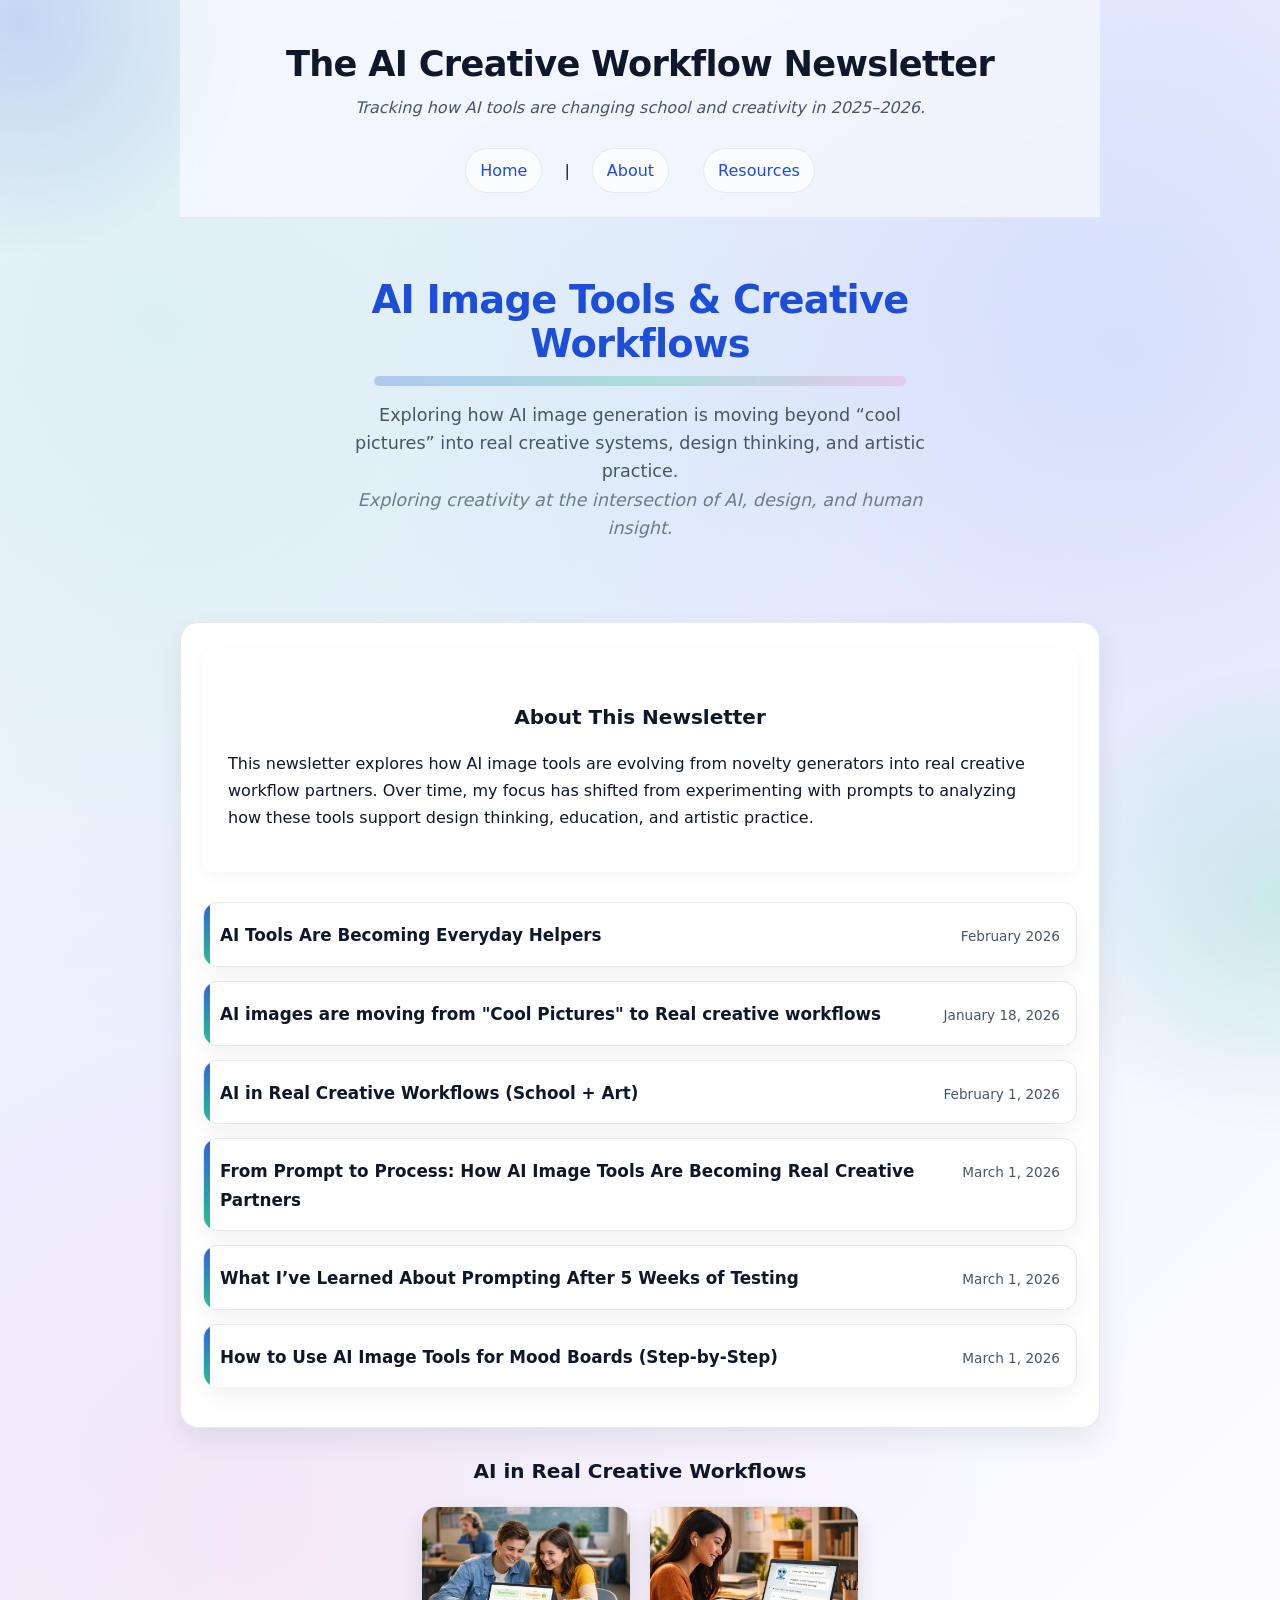
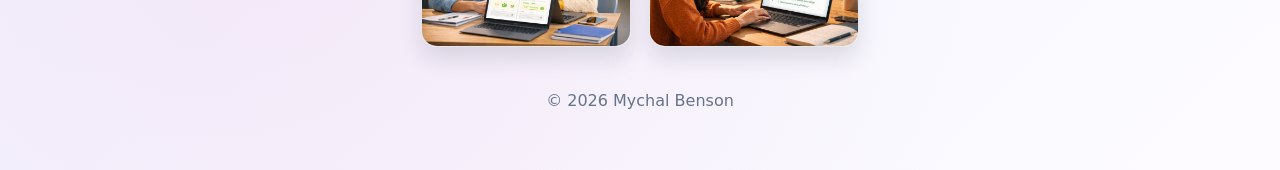
<file: index.html>
<!DOCTYPE html>
<html lang="en">
    <style>
  .image-grid {
    display: flex;
    justify-content: center;
    gap: 25px;
    margin-top: 20px;
  }

  .image-grid img {
    width: 200px;
    border-radius: 15px;
    box-shadow: 0 6px 16px rgba(0,0,0,0.25);
  }
</style>

<head>
    <meta charset="UTF-8">
    <meta name="viewport" content="width=device-width, initial-scale=1.0">
    <title>AI image tools are moving from "Cool pictures" to real creative workflows</title>
    <link rel="stylesheet" href="style.css">
</head>
<body>
    <header>
        <h1>The AI Creative Workflow Newsletter</h1>
<p><em>Tracking how AI tools are changing school and creativity in 2025–2026.</em></p>

        <nav>
            <a href="index.html">Home</a> |
            <a href="about.html">About</a>
            <a href="resources.html">Resources</a>
        </nav>
    </header>
<section class="hero">
  <h1>AI Image Tools & Creative Workflows</h1>
  <p>
    Exploring how AI image generation is moving beyond “cool pictures”
    into real creative systems, design thinking, and artistic practice.
  </p>
    <p class="tagline">Exploring creativity at the intersection of AI, design, and human insight.</p>
</section>
    <main><section class="newsletter-intro">
  <h2>About This Newsletter</h2>
  <p>
    This newsletter explores how AI image tools are evolving from novelty generators 
    into real creative workflow partners. Over time, my focus has shifted from 
    experimenting with prompts to analyzing how these tools support design thinking, 
    education, and artistic practice.
  </p>
</section>
        <!-- Keep this structure exactly for the CAH 205 dashboard scraper -->
        <ul class="post-list">
<li>
  <a href="posts/post3.html">AI Tools Are Becoming Everyday Helpers</a>
  <span class="date">February 2026</span>
</li>

            <li>
                <a href="ai-images-real-creative-workflows-jan18-2026.html">
                    AI images are moving from "Cool Pictures" to Real creative workflows
                </a>
                <span class="date">January 18, 2026</span>
            </li>
<li>
 <a href="ai-creative-workflows.html">
  AI in Real Creative Workflows (School + Art)
</a>
<span class="date">February 1, 2026</span>

</li>
<li>
  <a href="capstone-ai-workflow.html">
    From Prompt to Process: How AI Image Tools Are Becoming Real Creative Partners
  </a>
  <span class="date">March 1, 2026</span>
</li><li>
  <a href="prompting-update-march2026.html">
    What I’ve Learned About Prompting After 5 Weeks of Testing
  </a>
  <span class="date">March 1, 2026</span>
</li>

<li>
  <a href="ai-moodboard-tutorial.html">
    How to Use AI Image Tools for Mood Boards (Step-by-Step)
  </a>
  <span class="date">March 1, 2026</span>
</li>
        </ul>
    </main>
<section class="ai-images">
  <h2>AI in Real Creative Workflows</h2>

  <div class="image-grid">
   <img src="ChatGPT%20Image%20Feb%201,%202026,%2009_03_57%20PM.png" 
     alt="Artist using AI to create digital artwork">

<img src="Engaged%20in%20research%20with%20AI%20assistance.png" 
     alt="Student using AI chatbot for research and ideas">

  </div>
</section>

    <footer>
        <p>&copy; 2026 Mychal Benson</p>
    </footer>
</body>
</html>
</file>
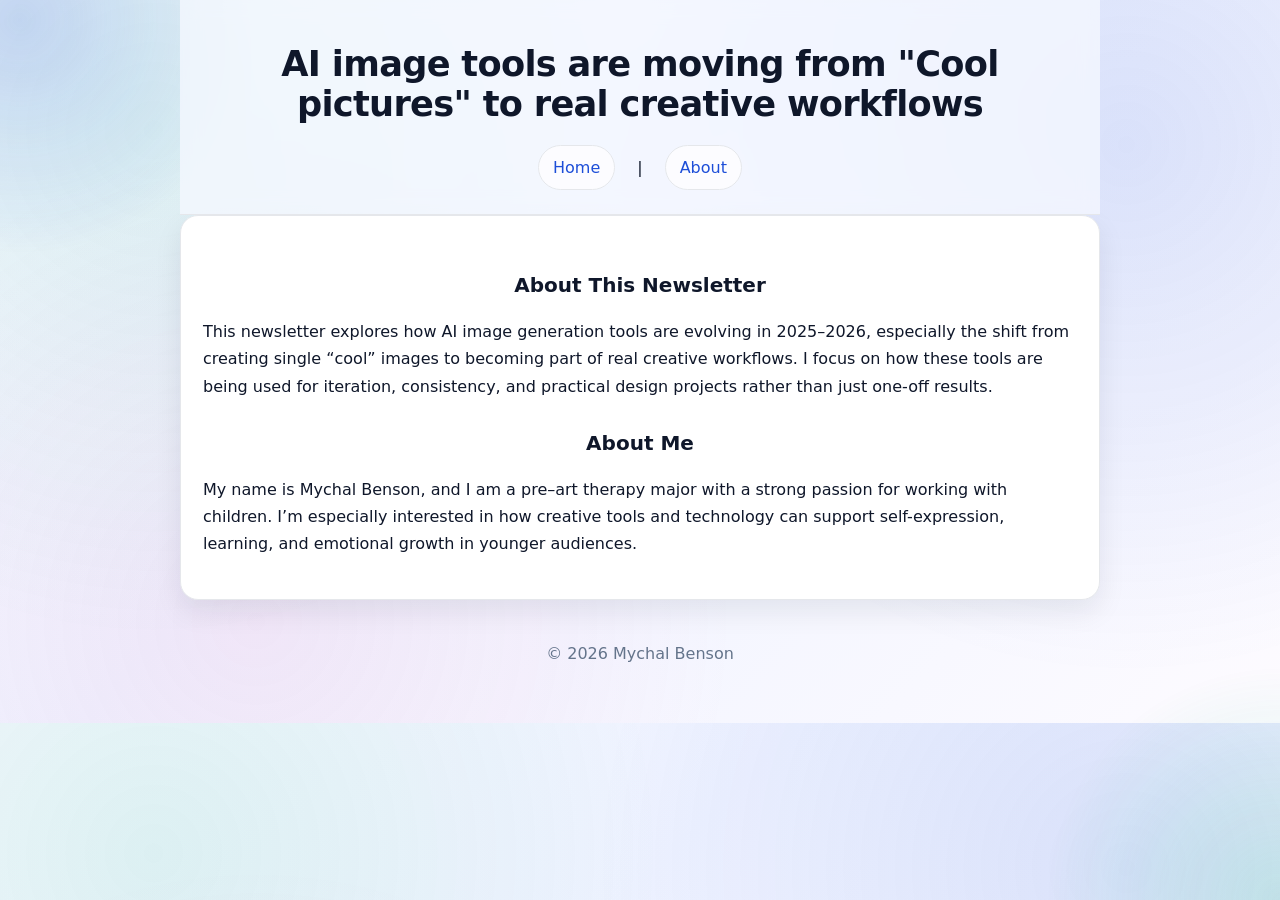
<file: about.html>
<!DOCTYPE html>
<html lang="en">
<head>
    <meta charset="UTF-8">
    <meta name="viewport" content="width=device-width, initial-scale=1.0">
    <title>About - AI image tools are moving from "Cool pictures" to real creative workflows</title>
    <link rel="stylesheet" href="style.css">
</head>
<body>
    <header>
        <h1>AI image tools are moving from "Cool pictures" to real creative workflows</h1>
        <nav>
            <a href="index.html">Home</a> |
            <a href="about.html">About</a>
        </nav>
    </header>

    <main>
        <h2>About This Newsletter</h2>
        <p>
            This newsletter explores how AI image generation tools are evolving in 2025–2026, especially the shift from creating single “cool” images to becoming part of real creative workflows. I focus on how these tools are being used for iteration, consistency, and practical design projects rather than just one-off results.
        </p>

        <h2>About Me</h2>
        <p>
            My name is Mychal Benson, and I am a pre–art therapy major with a strong passion for working with children. I’m especially interested in how creative tools and technology can support self-expression, learning, and emotional growth in younger audiences.
        </p>
    </main>

    <footer>
        <p>&copy; 2026 Mychal Benson</p>
    </footer>
</body>
</html>
</file>
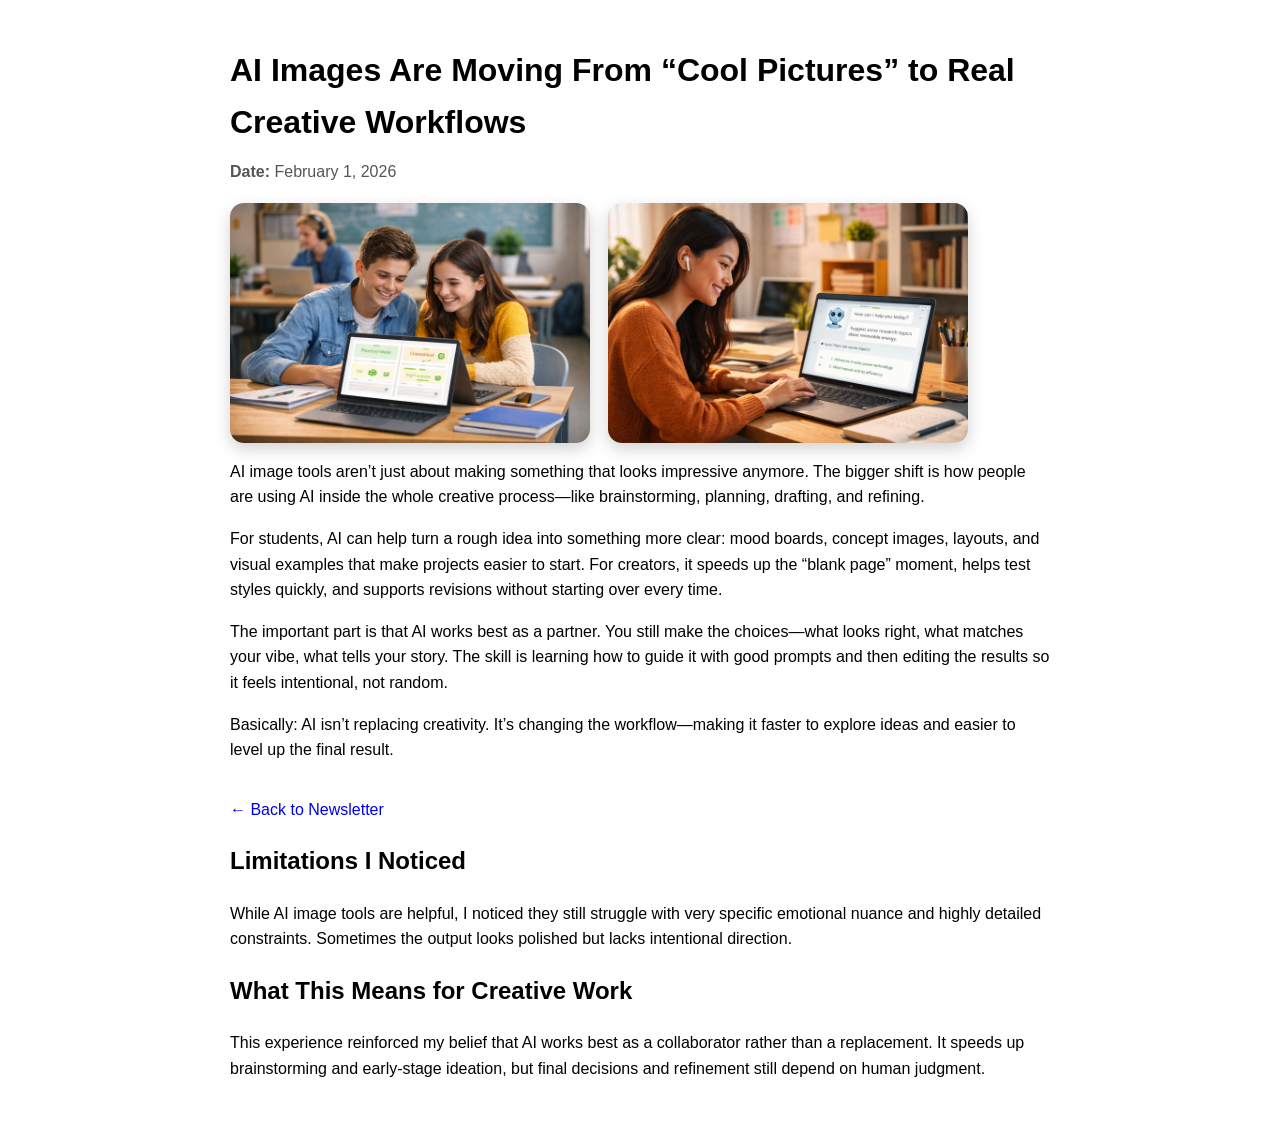
<file: ai-creative-workflows.html>
<!DOCTYPE html>
<html lang="en">
<head>
  <meta charset="UTF-8" />
  <meta name="viewport" content="width=device-width, initial-scale=1.0"/>
  <title>AI Images Are Moving From “Cool Pictures” to Real Creative Workflows</title>
  <style>
    body{
      font-family: Arial, sans-serif;
      max-width: 820px;
      margin: 0 auto;
      padding: 24px;
      line-height: 1.6;
    }
    .meta{ color:#555; margin-top: -10px; }
    .hero{
      display:flex;
      gap:18px;
      flex-wrap:wrap;
      margin: 18px 0 10px;
      align-items:flex-start;
    }
    .hero img{
      width: 100%;
      max-width: 360px;
      border-radius: 14px;
      box-shadow: 0 6px 16px rgba(0,0,0,0.18);
    }
    a { text-decoration: none; }
    a:hover { text-decoration: underline; }
    .back { display:inline-block; margin-top: 18px; }
  </style>
</head>
<body>

  <h1>AI Images Are Moving From “Cool Pictures” to Real Creative Workflows</h1>
  <p class="meta"><strong>Date:</strong> February 1, 2026</p>

  <div class="hero">
    <img src="ChatGPT%20Image%20Feb%201,%202026,%2009_03_57%20PM.png" alt="AI assisted digital creation">
    <img src="Engaged%20in%20research%20with%20AI%20assistance.png" alt="Research with AI assistance">
  </div>

  <p>
    AI image tools aren’t just about making something that looks impressive anymore. The bigger shift is how people
    are using AI inside the whole creative process—like brainstorming, planning, drafting, and refining.
  </p>

  <p>
    For students, AI can help turn a rough idea into something more clear: mood boards, concept images, layouts,
    and visual examples that make projects easier to start. For creators, it speeds up the “blank page” moment,
    helps test styles quickly, and supports revisions without starting over every time.
  </p>

  <p>
    The important part is that AI works best as a partner. You still make the choices—what looks right, what matches
    your vibe, what tells your story. The skill is learning how to guide it with good prompts and then editing the
    results so it feels intentional, not random.
  </p>

  <p>
    Basically: AI isn’t replacing creativity. It’s changing the workflow—making it faster to explore ideas and easier
    to level up the final result.
  </p>

  <a class="back" href="index.html">← Back to Newsletter</a>
<h2>Limitations I Noticed</h2>
<p>
While AI image tools are helpful, I noticed they still struggle with very specific emotional nuance and highly detailed constraints. Sometimes the output looks polished but lacks intentional direction.
</p>

<h2>What This Means for Creative Work</h2>
<p>
This experience reinforced my belief that AI works best as a collaborator rather than a replacement. It speeds up brainstorming and early-stage ideation, but final decisions and refinement still depend on human judgment.
</p>
</body>
</html>
</file>
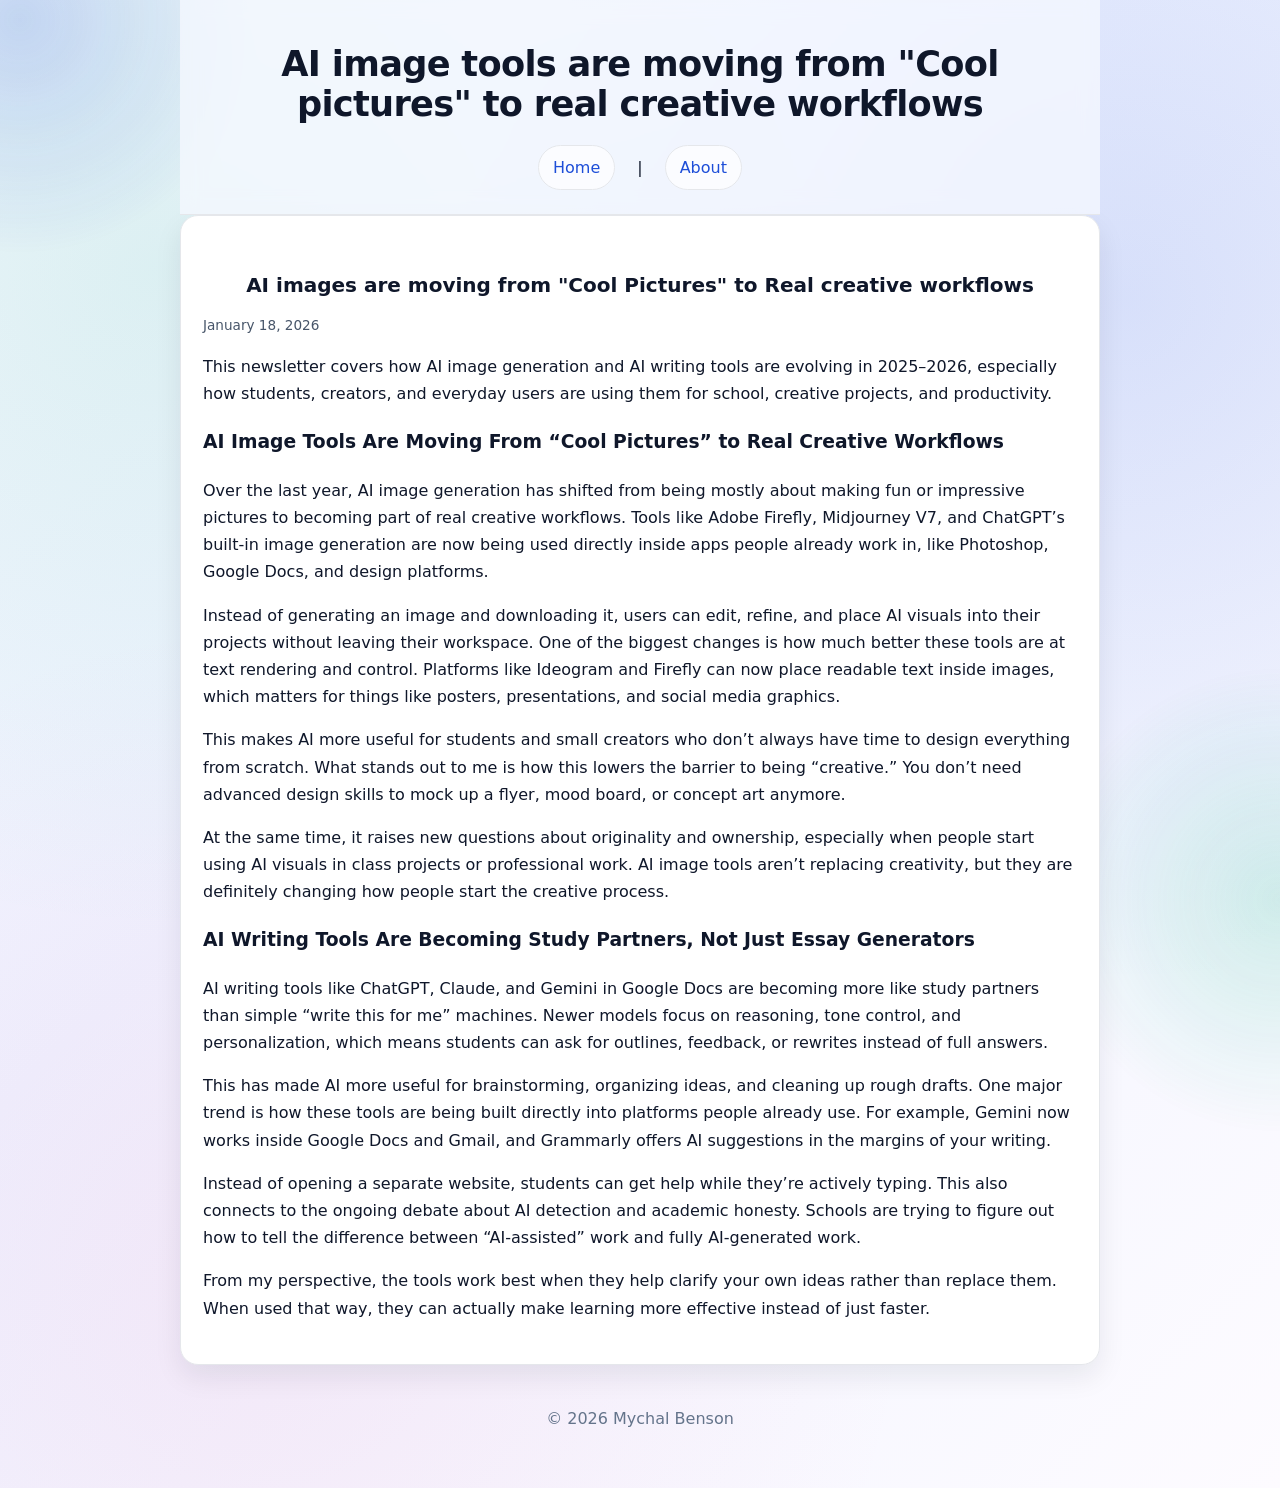
<file: ai-images-real-creative-workflows-jan18-2026.html>
<!DOCTYPE html>
<html lang="en">
<head>
    <meta charset="UTF-8">
    <meta name="viewport" content="width=device-width, initial-scale=1.0">
    <title>AI images are moving from "Cool Pictures" to Real creative workflows</title>
    <link rel="stylesheet" href="style.css">
</head>
<body>
    <header>
        <h1>AI image tools are moving from "Cool pictures" to real creative workflows</h1>
        <nav>
            <a href="index.html">Home</a> |
            <a href="about.html">About</a>
        </nav>
    </header>

    <main>
        <article>
            <h2>AI images are moving from "Cool Pictures" to Real creative workflows</h2>
            <p class="date">January 18, 2026</p>

            <p>
                This newsletter covers how AI image generation and AI writing tools are evolving in 2025–2026, especially how students, creators, and everyday users are using them for school, creative projects, and productivity.
            </p>

            <h3>AI Image Tools Are Moving From “Cool Pictures” to Real Creative Workflows</h3>

            <p>
                Over the last year, AI image generation has shifted from being mostly about making fun or impressive pictures to becoming part of real creative workflows. Tools like Adobe Firefly, Midjourney V7, and ChatGPT’s built-in image generation are now being used directly inside apps people already work in, like Photoshop, Google Docs, and design platforms.
            </p>

            <p>
                Instead of generating an image and downloading it, users can edit, refine, and place AI visuals into their projects without leaving their workspace. One of the biggest changes is how much better these tools are at text rendering and control. Platforms like Ideogram and Firefly can now place readable text inside images, which matters for things like posters, presentations, and social media graphics.
            </p>

            <p>
                This makes AI more useful for students and small creators who don’t always have time to design everything from scratch. What stands out to me is how this lowers the barrier to being “creative.” You don’t need advanced design skills to mock up a flyer, mood board, or concept art anymore.
            </p>

            <p>
                At the same time, it raises new questions about originality and ownership, especially when people start using AI visuals in class projects or professional work. AI image tools aren’t replacing creativity, but they are definitely changing how people start the creative process.
            </p>

            <h3>AI Writing Tools Are Becoming Study Partners, Not Just Essay Generators</h3>

            <p>
                AI writing tools like ChatGPT, Claude, and Gemini in Google Docs are becoming more like study partners than simple “write this for me” machines. Newer models focus on reasoning, tone control, and personalization, which means students can ask for outlines, feedback, or rewrites instead of full answers.
            </p>

            <p>
                This has made AI more useful for brainstorming, organizing ideas, and cleaning up rough drafts. One major trend is how these tools are being built directly into platforms people already use. For example, Gemini now works inside Google Docs and Gmail, and Grammarly offers AI suggestions in the margins of your writing.
            </p>

            <p>
                Instead of opening a separate website, students can get help while they’re actively typing. This also connects to the ongoing debate about AI detection and academic honesty. Schools are trying to figure out how to tell the difference between “AI-assisted” work and fully AI-generated work.
            </p>

            <p>
                From my perspective, the tools work best when they help clarify your own ideas rather than replace them. When used that way, they can actually make learning more effective instead of just faster.
            </p>
        </article>
    </main>

    <footer>
        <p>&copy; 2026 Mychal Benson</p>
    </footer>
</body>
</html>
</file>
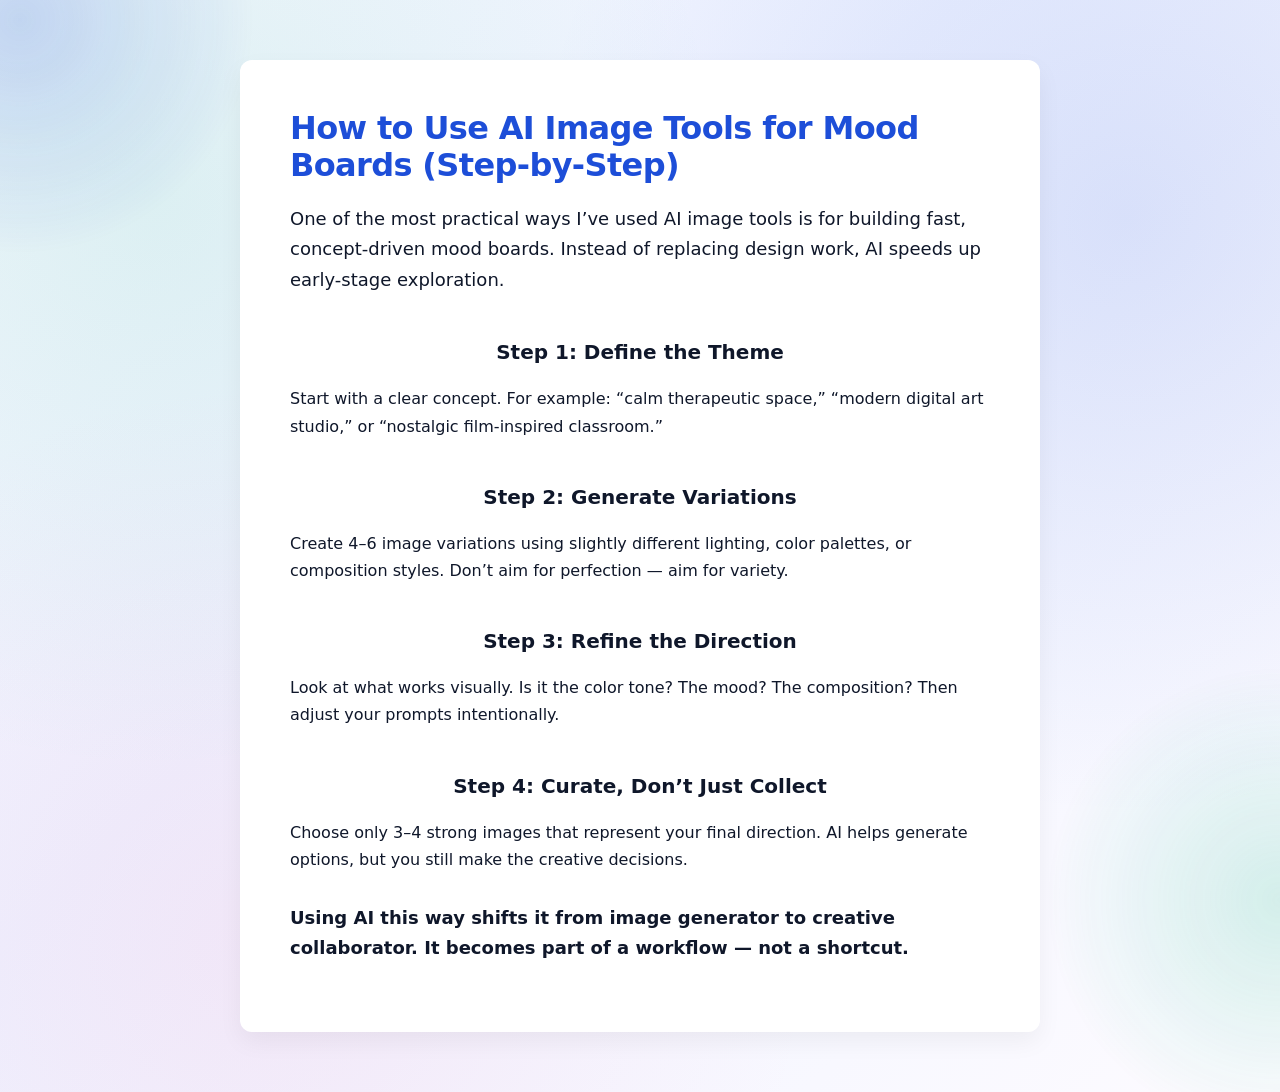
<file: ai-moodboard-tutorial.html>
<!DOCTYPE html>
<html lang="en">
<head>
  <meta charset="UTF-8">
  <title>How to Use AI Image Tools for Mood Boards</title>
  <link rel="stylesheet" href="style.css">
</head>
<body>

<div class="post-container">

<h1>How to Use AI Image Tools for Mood Boards (Step-by-Step)</h1>

<p class="intro">
One of the most practical ways I’ve used AI image tools is for building fast, concept-driven mood boards. Instead of replacing design work, AI speeds up early-stage exploration.
</p>

<h2>Step 1: Define the Theme</h2>
<p>
Start with a clear concept. For example: “calm therapeutic space,” “modern digital art studio,” or “nostalgic film-inspired classroom.”
</p>

<h2>Step 2: Generate Variations</h2>
<p>
Create 4–6 image variations using slightly different lighting, color palettes, or composition styles. Don’t aim for perfection — aim for variety.
</p>

<h2>Step 3: Refine the Direction</h2>
<p>
Look at what works visually. Is it the color tone? The mood? The composition? Then adjust your prompts intentionally.
</p>

<h2>Step 4: Curate, Don’t Just Collect</h2>
<p>
Choose only 3–4 strong images that represent your final direction. AI helps generate options, but you still make the creative decisions.
</p>

<p class="conclusion">
Using AI this way shifts it from image generator to creative collaborator. It becomes part of a workflow — not a shortcut.
</p>

</div>

</body>
</html>
</file>
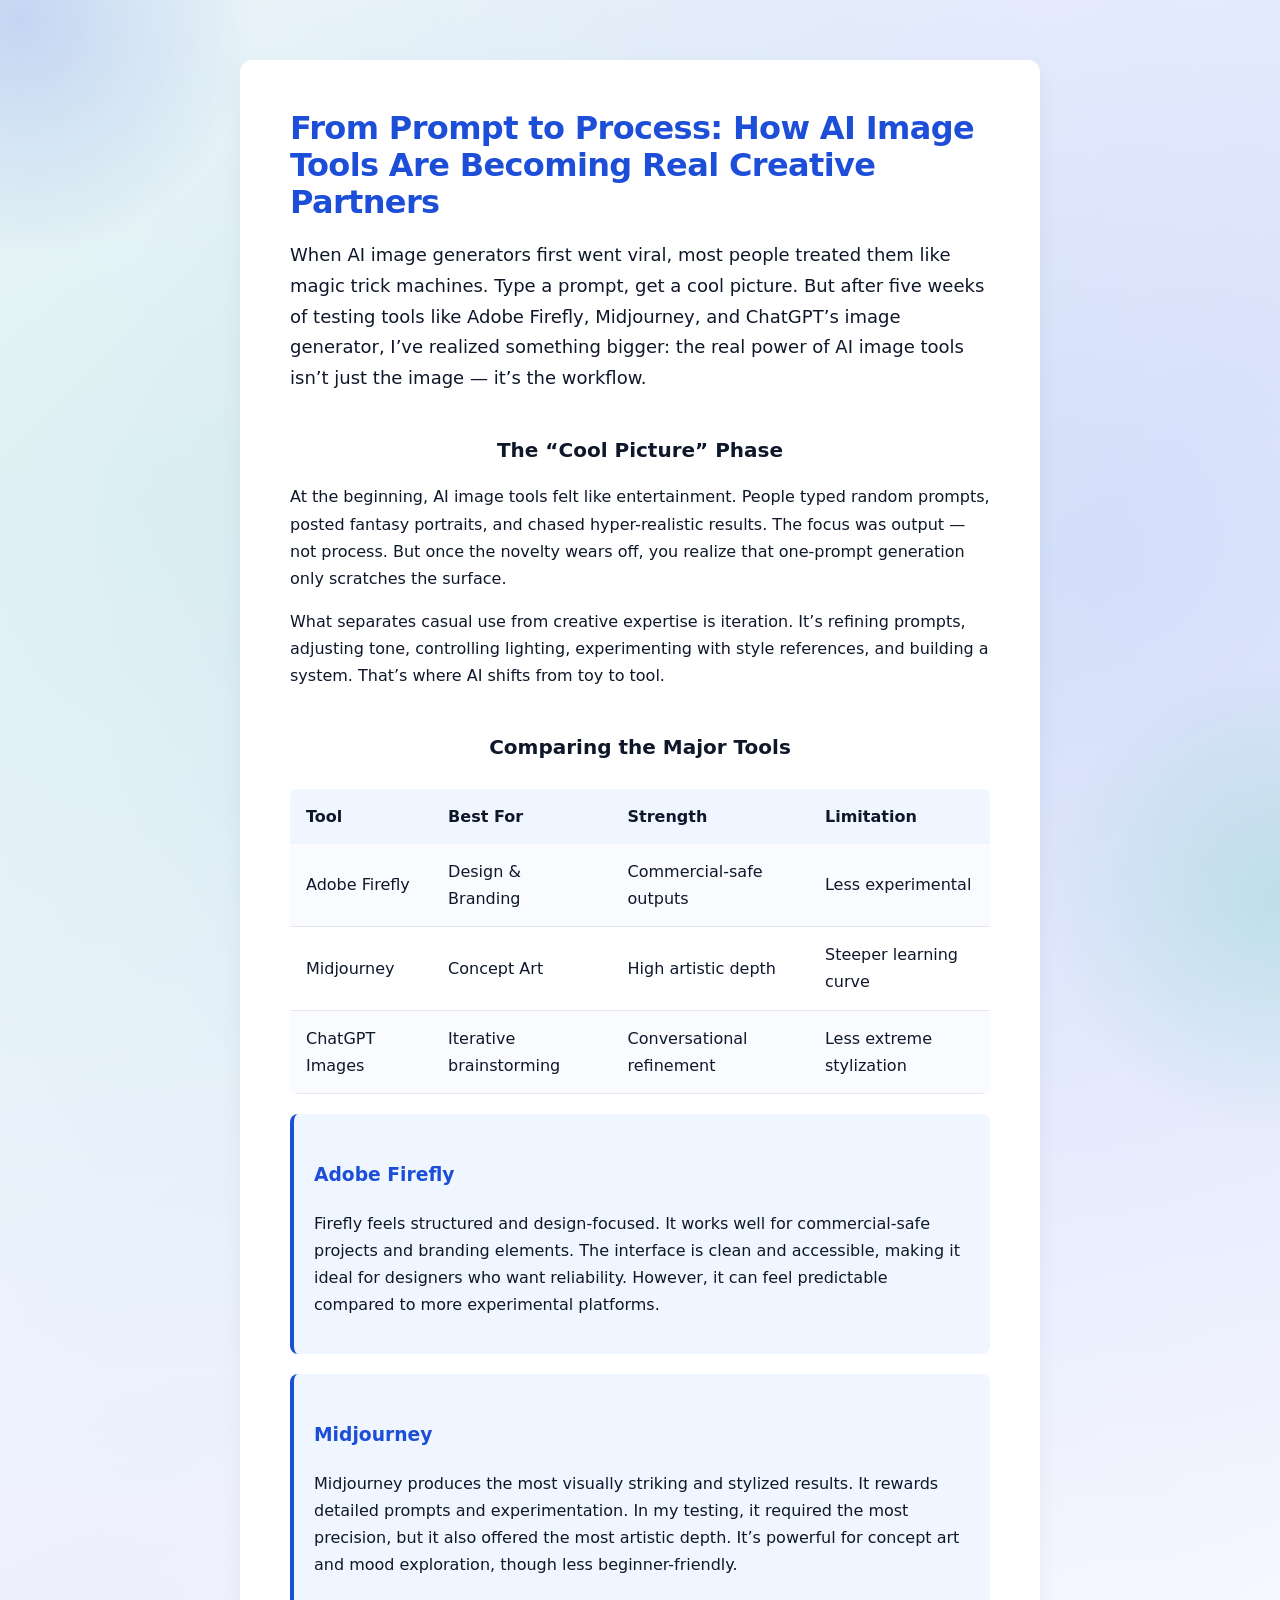
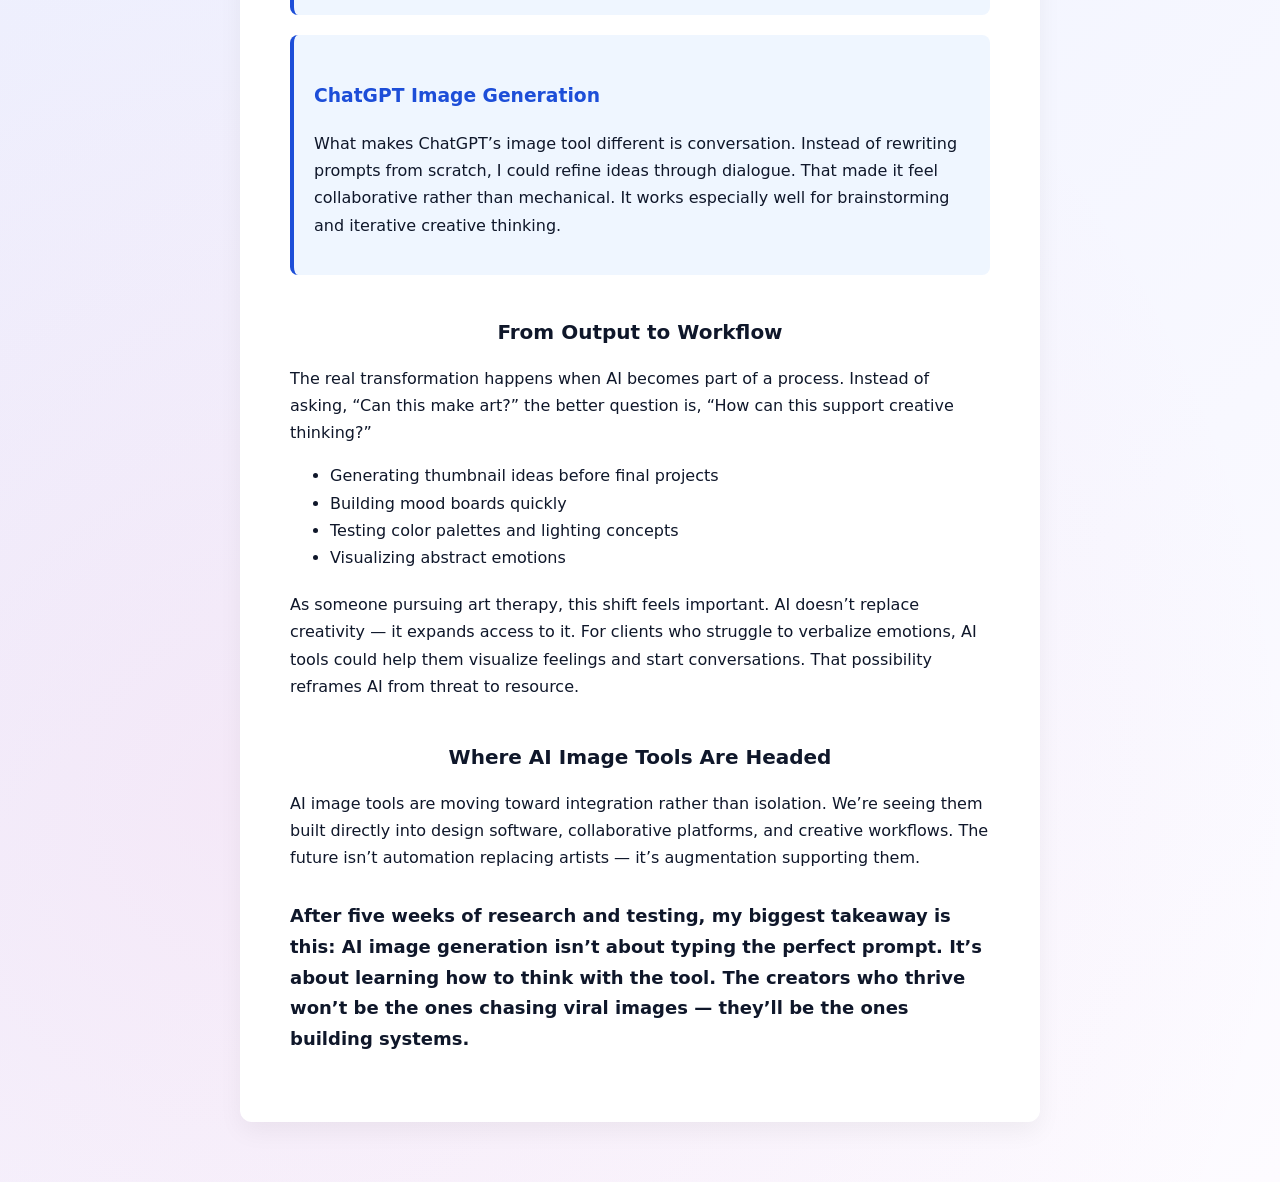
<file: capstone-ai-workflow.html>
<!DOCTYPE html>
<html lang="en">
<head>
  <meta charset="UTF-8">
  <title>From Prompt to Process | AI Image Tools</title>
  <link rel="stylesheet" href="style.css">
</head>

<body>

<div class="post-container">

  <h1>From Prompt to Process: How AI Image Tools Are Becoming Real Creative Partners</h1>

  <p class="intro">
    When AI image generators first went viral, most people treated them like magic trick machines. 
    Type a prompt, get a cool picture. But after five weeks of testing tools like Adobe Firefly, 
    Midjourney, and ChatGPT’s image generator, I’ve realized something bigger: 
    the real power of AI image tools isn’t just the image — it’s the workflow.
  </p>

  <h2>The “Cool Picture” Phase</h2>

  <p>
    At the beginning, AI image tools felt like entertainment. People typed random prompts, 
    posted fantasy portraits, and chased hyper-realistic results. The focus was output — not process. 
    But once the novelty wears off, you realize that one-prompt generation only scratches the surface.
  </p>

  <p>
    What separates casual use from creative expertise is iteration. It’s refining prompts, 
    adjusting tone, controlling lighting, experimenting with style references, and building a system. 
    That’s where AI shifts from toy to tool.
  </p>

  <h2>Comparing the Major Tools</h2>
<table>
  <tr>
    <th>Tool</th>
    <th>Best For</th>
    <th>Strength</th>
    <th>Limitation</th>
  </tr>
  <tr>
    <td>Adobe Firefly</td>
    <td>Design & Branding</td>
    <td>Commercial-safe outputs</td>
    <td>Less experimental</td>
  </tr>
  <tr>
    <td>Midjourney</td>
    <td>Concept Art</td>
    <td>High artistic depth</td>
    <td>Steeper learning curve</td>
  </tr>
  <tr>
    <td>ChatGPT Images</td>
    <td>Iterative brainstorming</td>
    <td>Conversational refinement</td>
    <td>Less extreme stylization</td>
  </tr>
</table>
  <div class="tool-section">
    <h3>Adobe Firefly</h3>
    <p>
      Firefly feels structured and design-focused. It works well for commercial-safe projects 
      and branding elements. The interface is clean and accessible, making it ideal for designers 
      who want reliability. However, it can feel predictable compared to more experimental platforms.
    </p>
  </div>

  <div class="tool-section">
    <h3>Midjourney</h3>
    <p>
      Midjourney produces the most visually striking and stylized results. It rewards detailed prompts 
      and experimentation. In my testing, it required the most precision, but it also offered the most 
      artistic depth. It’s powerful for concept art and mood exploration, though less beginner-friendly.
    </p>
  </div>

  <div class="tool-section">
    <h3>ChatGPT Image Generation</h3>
    <p>
      What makes ChatGPT’s image tool different is conversation. Instead of rewriting prompts from scratch, 
      I could refine ideas through dialogue. That made it feel collaborative rather than mechanical. 
      It works especially well for brainstorming and iterative creative thinking.
    </p>
  </div>

  <h2>From Output to Workflow</h2>

  <p>
    The real transformation happens when AI becomes part of a process. Instead of asking, 
    “Can this make art?” the better question is, “How can this support creative thinking?”
  </p>

  <ul>
    <li>Generating thumbnail ideas before final projects</li>
    <li>Building mood boards quickly</li>
    <li>Testing color palettes and lighting concepts</li>
    <li>Visualizing abstract emotions</li>
  </ul>

  <p>
    As someone pursuing art therapy, this shift feels important. AI doesn’t replace creativity — 
    it expands access to it. For clients who struggle to verbalize emotions, AI tools could help 
    them visualize feelings and start conversations. That possibility reframes AI from threat 
    to resource.
  </p>

  <h2>Where AI Image Tools Are Headed</h2>

  <p>
    AI image tools are moving toward integration rather than isolation. We’re seeing them built directly 
    into design software, collaborative platforms, and creative workflows. The future isn’t automation 
    replacing artists — it’s augmentation supporting them.
  </p>

  <p class="conclusion">
    After five weeks of research and testing, my biggest takeaway is this: 
    AI image generation isn’t about typing the perfect prompt. It’s about learning how to think with the tool. 
    The creators who thrive won’t be the ones chasing viral images — they’ll be the ones building systems.
  </p>

</div>

</body>
</html>
</file>
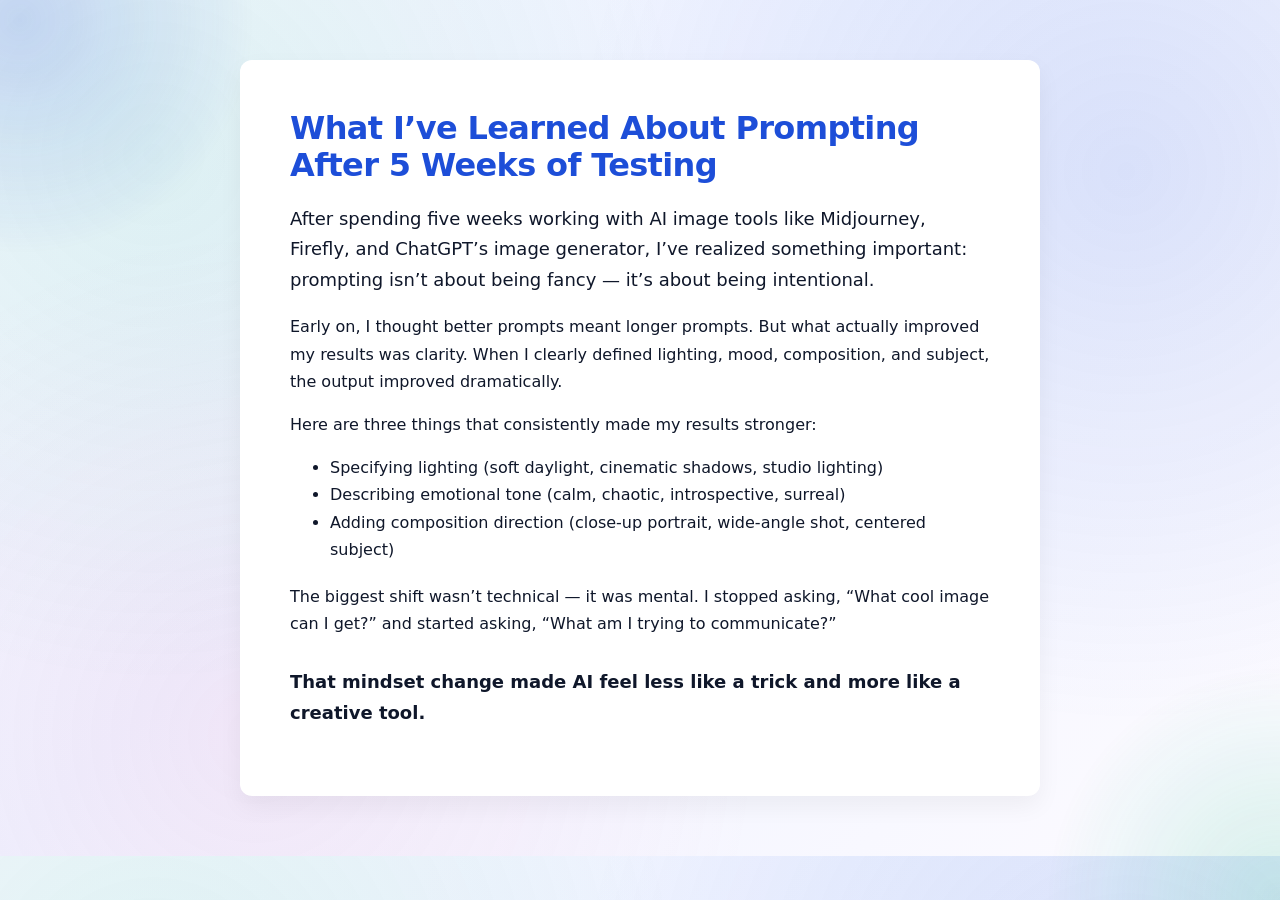
<file: prompting-update-march2026.html>
<!DOCTYPE html>
<html lang="en">
<head>
  <meta charset="UTF-8">
  <title>What I’ve Learned About Prompting</title>
  <link rel="stylesheet" href="style.css">
</head>
<body>

<div class="post-container">

<h1>What I’ve Learned About Prompting After 5 Weeks of Testing</h1>

<p class="intro">
After spending five weeks working with AI image tools like Midjourney, Firefly, and ChatGPT’s image generator, I’ve realized something important: prompting isn’t about being fancy — it’s about being intentional.
</p>

<p>
Early on, I thought better prompts meant longer prompts. But what actually improved my results was clarity. When I clearly defined lighting, mood, composition, and subject, the output improved dramatically.
</p>

<p>
Here are three things that consistently made my results stronger:
</p>

<ul>
  <li>Specifying lighting (soft daylight, cinematic shadows, studio lighting)</li>
  <li>Describing emotional tone (calm, chaotic, introspective, surreal)</li>
  <li>Adding composition direction (close-up portrait, wide-angle shot, centered subject)</li>
</ul>

<p>
The biggest shift wasn’t technical — it was mental. I stopped asking, “What cool image can I get?” and started asking, “What am I trying to communicate?”
</p>

<p class="conclusion">
That mindset change made AI feel less like a trick and more like a creative tool.
</p>

</div>

</body>
</html>
</file>
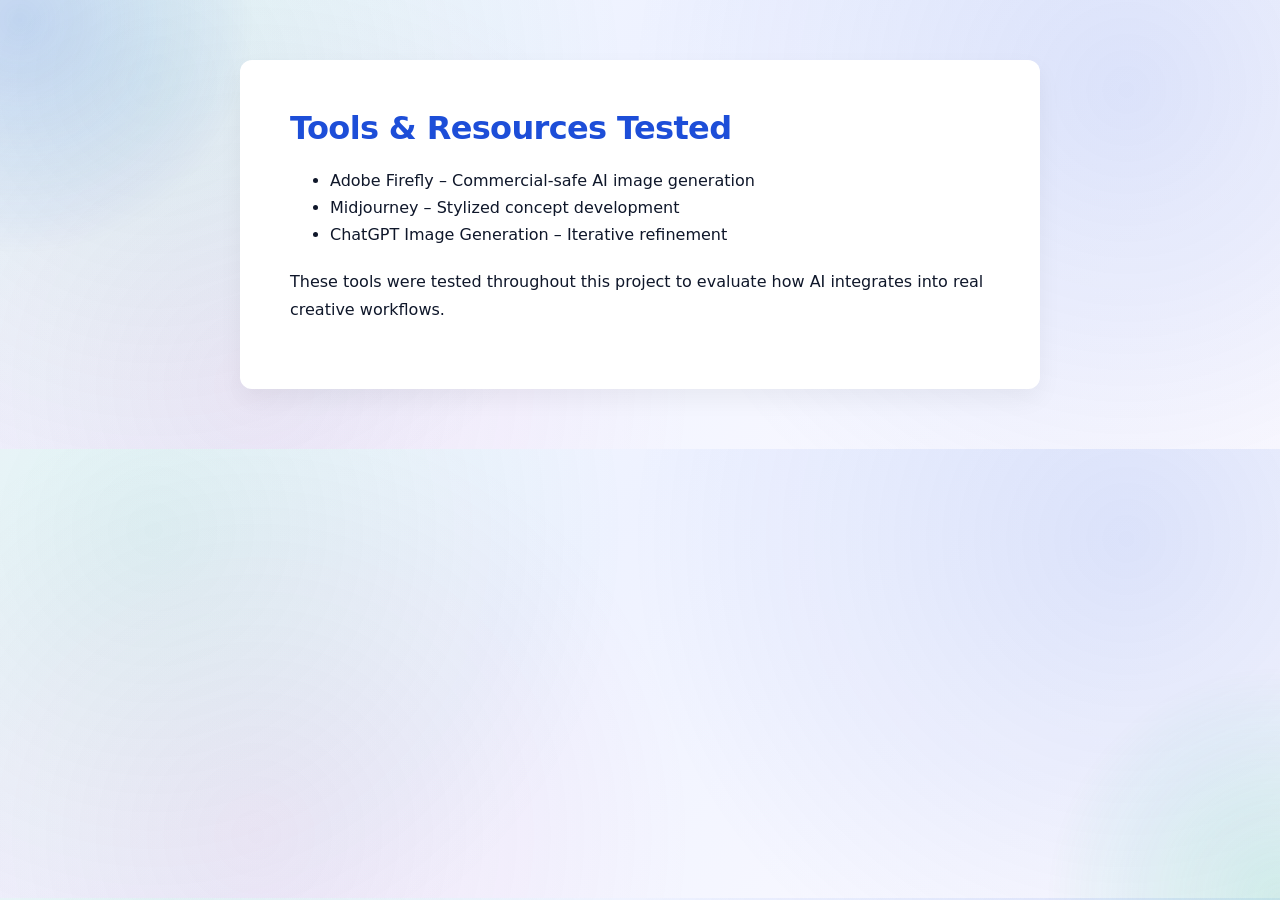
<file: resources.html>
<!DOCTYPE html>
<html>
<head>
  <title>Resources</title>
  <link rel="stylesheet" href="style.css">
</head>
<body>
<div class="post-container">
<h1>Tools & Resources Tested</h1>

<ul>
<li>Adobe Firefly – Commercial-safe AI image generation</li>
<li>Midjourney – Stylized concept development</li>
<li>ChatGPT Image Generation – Iterative refinement</li>
</ul>

<p>
These tools were tested throughout this project to evaluate how AI integrates into real creative workflows.
</p>

</div>
</body>
</html>
</file>
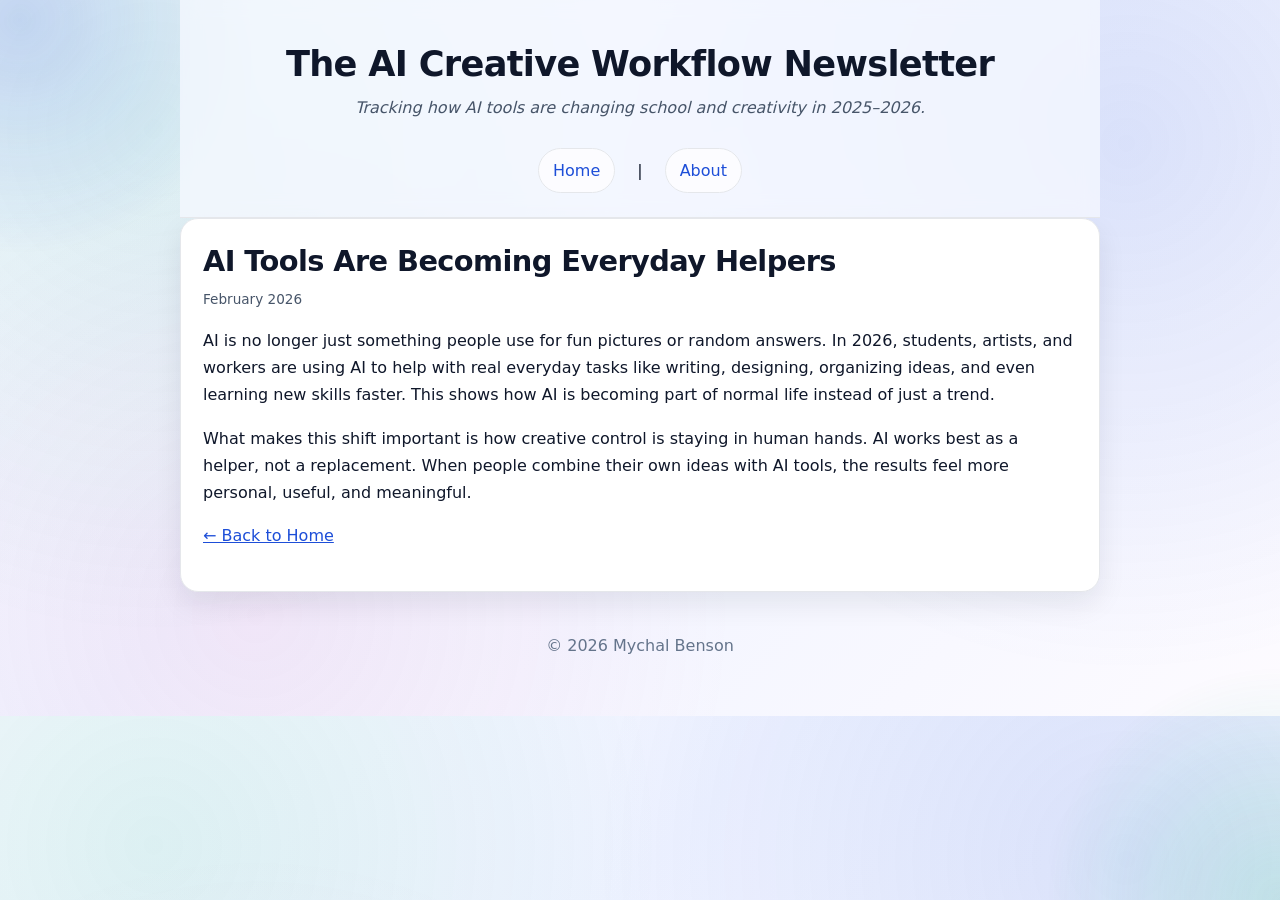
<file: posts/post3.html>
<!DOCTYPE html>
<html lang="en">
<head>
  <meta charset="UTF-8" />
  <meta name="viewport" content="width=device-width, initial-scale=1.0" />
  <title>AI Tools Are Becoming Everyday Helpers</title>

  <!-- IMPORTANT: post is inside /posts so we go up one level -->
  <link rel="stylesheet" href="../style.css" />
</head>

<body>
  <header>
    <h1>The AI Creative Workflow Newsletter</h1>
    <p><em>Tracking how AI tools are changing school and creativity in 2025–2026.</em></p>

    <nav>
      <a href="../index.html">Home</a> |
      <a href="../about.html">About</a>
    </nav>
  </header>

  <main>
    <h1>AI Tools Are Becoming Everyday Helpers</h1>
    <p class="date">February 2026</p>

    <p>
      AI is no longer just something people use for fun pictures or random answers. In 2026, students, artists, and workers are using AI to help with real everyday tasks like writing, designing, organizing ideas, and even learning new skills faster. This shows how AI is becoming part of normal life instead of just a trend.
    </p>

    <p>
      What makes this shift important is how creative control is staying in human hands. AI works best as a helper, not a replacement. When people combine their own ideas with AI tools, the results feel more personal, useful, and meaningful.
    </p>

    <p><a href="../index.html">← Back to Home</a></p>
  </main>

  <footer>
    <p>© 2026 Mychal Benson</p>
  </footer>
</body>
</html>
</file>
<file: style.css>
/* ===== Base ===== */
* { box-sizing: border-box; }

:root{
  --bg: #f6f8fb;
  --card: #ffffff;
  --text: #0f172a;
  --muted: #475569;
  --border: #e5e7eb;

  /* Accent palette */
  --primary: #1d4ed8;     /* blue */
  --primarySoft: #eff6ff; /* light blue */
  --accent: #10b981;      /* green for highlights */
}

body{
  margin:0;
  font-family: system-ui, -apple-system, Segoe UI, Roboto, Arial, sans-serif;
  background: linear-gradient(
  135deg,
  #f6f8ff 0%,
  #eef2ff 40%,
  #fdfbff 100%
);
  color: var(--text);
  line-height: 1.7;
}body::before {
  content: "";
  position: fixed;
  top: -200px;
  right: -200px;
  width: 500px;
  height: 500px;
  background: radial-gradient(circle, rgba(109, 140, 255, 0.15), transparent 70%);
  z-index: -1;
}

/* ===== Layout ===== */
header, main, footer{
  max-width: 920px;
  margin: 0 auto;
  padding: 24px 18px;
}

header{
  padding-top: 44px;
  padding-bottom: 14px;
  text-align: center;
}

main{
  background: var(--card);
  border: 1px solid var(--border);
  border-radius: 18px;
  padding: 26px 22px;
  box-shadow: 0 12px 28px rgba(15, 23, 42, 0.08);
}

/* ===== Typography / hierarchy ===== */
h1{
  margin: 0 0 10px 0;
  font-size: 2.2rem;
  line-height: 1.15;
  letter-spacing: -0.02em;
}

header p{
  margin: 0 0 16px 0;
  color: var(--muted);
}

main h1{
  font-size: 1.8rem;
  margin-top: 0;
}

h2{
  margin: 26px 0 12px;
  font-size: 1.25rem;
  color: var(--text);
}

/* ===== Navigation ===== */
nav{
  display: inline-flex;
  gap: 10px;
  flex-wrap: wrap;
  justify-content: center;
}

nav a{
  text-decoration: none;
  color: var(--primary);
  font-weight: 650;
  padding: 8px 14px;
  border-radius: 999px;
  background: var(--primarySoft);
  border: 1px solid #dbeafe;
}

nav a:hover{
  background: #dbeafe;
}

/* ===== Post list (keep UL/LI structure!) ===== */
.post-list{
  list-style: none;
  padding: 0;
  margin: 0;
}

.post-list li{
  padding: 14px 0;
  border-bottom: 1px solid var(--border);
  display: flex;
  justify-content: space-between;
  gap: 14px;
  align-items: baseline;
}

.post-list li:last-child{
  border-bottom: none;
}

.post-list a{
  color: var(--text);
  text-decoration: none;
  font-weight: 700;
}

.post-list a:hover{
  color: var(--primary);
  text-decoration: underline;
}

.date{
  color: #6b7280;
  font-size: 0.95rem;
  white-space: nowrap;
}

/* ===== Nice “featured” section look (optional headings) ===== */
hr{
  border: none;
  border-top: 1px solid var(--border);
  margin: 22px 0;
}

/* ===== Images ===== */
.image-grid{
  display: flex;
  justify-content: center;
  gap: 18px;
  margin-top: 18px;
  flex-wrap: wrap;
}

.image-grid img{
  width: 210px;
  max-width: 46vw;
  border-radius: 16px;
  border: 1px solid var(--border);
  box-shadow: 0 12px 22px rgba(15, 23, 42, 0.12);
}

/* ===== Links inside main ===== */
main a{
  color: var(--primary);
}

/* ===== Footer ===== */
footer{
  text-align: center;
  color: #64748b;
  padding-bottom: 40px;
}/* ===== Capstone Post Styling ===== */

.post-container {
  max-width: 800px;
  margin: 60px auto;
  background: var(--card);
  padding: 50px;
  border-radius: 12px;
  box-shadow: 0 10px 25px rgba(0,0,0,0.05);
}

.post-container h1 {
  font-size: 32px;
  margin-bottom: 20px;
  color: var(--primary);
}

.post-container h2 {
  margin-top: 40px;
  color: var(--text);
}

.post-container h3 {
  margin-top: 25px;
  color: var(--primary);
}

.post-container .intro {
  font-size: 18px;
  font-weight: 500;
}

.tool-section {
  background-color: var(--primarySoft);
  padding: 20px;
  border-left: 4px solid var(--primary);
  margin-top: 20px;
  border-radius: 8px;
}

.post-container ul {
  margin-top: 10px;
  margin-bottom: 20px;
}

.post-container .conclusion {
  font-weight: 600;
  margin-top: 30px;
  font-size: 18px;
}/* ===== Table Styling Fix ===== */

table {
  width: 100%;
  border-collapse: collapse;
  margin-top: 25px;
  background: white;
  border-radius: 8px;
  overflow: hidden;
}

th, td {
  padding: 14px 16px;
  text-align: left;
}

th {
  background-color: var(--primarySoft);
  color: var(--text);
  font-weight: 600;
}

tr:nth-child(even) {
  background-color: #f9fbff;
}

td {
  border-bottom: 1px solid var(--border);
}/* ===== Homepage Hero Section ===== */

.hero {
  text-align: center;
  padding: 60px 20px 40px 20px;
  max-width: 800px;
  margin: 0 auto 40px auto;
}

.hero h1 {
  font-size: 2.4rem;
  color: var(--primary);
  margin-bottom: 15px;
}

.hero p {
  font-size: 1.1rem;
  color: var(--muted);
  max-width: 600px;
  margin: 0 auto;
  line-height: 1.6;
}.post-list {
  list-style: none;
  padding: 0;
}

.post-list li {
  margin-bottom: 18px;
  padding: 12px 0;
  border-bottom: 1px solid var(--border);
}

.post-list a {
  text-decoration: none;
  font-weight: 600;
  color: var(--text);
}

.post-list a:hover {
  color: var(--primary);
}

.date {
  display: block;
  font-size: 0.85rem;
  color: var(--muted);
  margin-top: 4px;
}.ai-images h2 {
  text-align: center;
}h2 {
  text-align: center;
}.newsletter-intro {
  background: white;
  padding: 25px;
  border-radius: 10px;
  margin-bottom: 30px;
  box-shadow: 0 5px 15px rgba(0,0,0,0.04);
}nav a {
  margin: 0 12px;
  font-weight: 500;
}/* ===== Artsy Background (soft paper + paint blobs) ===== */

/* subtle paper texture using layered gradients (no images needed) */
body{
  background:
    radial-gradient(circle at 12% 18%, rgba(16,185,129,0.10), transparent 40%),
    radial-gradient(circle at 88% 20%, rgba(29,78,216,0.12), transparent 42%),
    radial-gradient(circle at 20% 86%, rgba(244,114,182,0.10), transparent 40%),
    linear-gradient(135deg, #f6f8ff 0%, #eef2ff 40%, #fdfbff 100%);
}

/* floating blob highlights */
body::before,
body::after{
  content:"";
  position: fixed;
  width: 520px;
  height: 520px;
  z-index: -1;
  filter: blur(1px);
  opacity: 0.9;
  pointer-events: none;
}

body::before{
  top: -240px;
  left: -240px;
  background: radial-gradient(circle, rgba(29,78,216,0.20), transparent 65%);
}

body::after{
  bottom: -260px;
  right: -260px;
  background: radial-gradient(circle, rgba(16,185,129,0.18), transparent 65%);
}/* ===== Header / Nav polish ===== */
header{
  position: sticky;
  top: 0;
  backdrop-filter: blur(10px);
  background: rgba(246,248,255,0.75);
  border-bottom: 1px solid var(--border);
  z-index: 10;
}

nav{
  display: flex;
  gap: 10px;
  justify-content: center;
  align-items: center;
  padding: 10px 0;
}

nav a{
  padding: 8px 14px;
  border-radius: 999px;
  border: 1px solid var(--border);
  background: rgba(255,255,255,0.7);
  transition: transform 0.15s ease, box-shadow 0.15s ease, background 0.15s ease;
}

nav a:hover{
  transform: translateY(-1px);
  box-shadow: 0 10px 20px rgba(0,0,0,0.06);
  background: white;
  text-decoration: none;
}/* ===== Post list as cards ===== */
.post-list li{
  background: rgba(255,255,255,0.85);
  border: 1px solid var(--border);
  border-radius: 14px;
  padding: 16px 16px;
  margin-bottom: 14px;
  box-shadow: 0 10px 25px rgba(0,0,0,0.05);
  transition: transform 0.15s ease, box-shadow 0.15s ease;
  position: relative;
  overflow: hidden;
}

/* artsy accent stripe */
.post-list li::before{
  content:"";
  position:absolute;
  left:0;
  top:0;
  bottom:0;
  width: 6px;
  background: linear-gradient(180deg, var(--primary), var(--accent));
  opacity: 0.9;
}

.post-list li:hover{
  transform: translateY(-2px);
  box-shadow: 0 18px 35px rgba(0,0,0,0.08);
}

.post-list a{
  font-size: 1.05rem;
}

.date{
  margin-top: 6px;
}/* ===== Hero artsy treatment ===== */
.hero h1{
  letter-spacing: -0.02em;
  line-height: 1.15;
  position: relative;
  display: inline-block;
}

/* hand-drawn-ish underline */
.hero h1::after{
  content:"";
  display:block;
  height: 10px;
  margin: 10px auto 0;
  width: 70%;
  border-radius: 999px;
  background: linear-gradient(90deg, rgba(29,78,216,0.25), rgba(16,185,129,0.25), rgba(244,114,182,0.22));
}.tagline{
  font-style: italic;
  opacity: 0.75;
  margin-top: 10px;
  font-size: 0.95rem;
}
</file>
